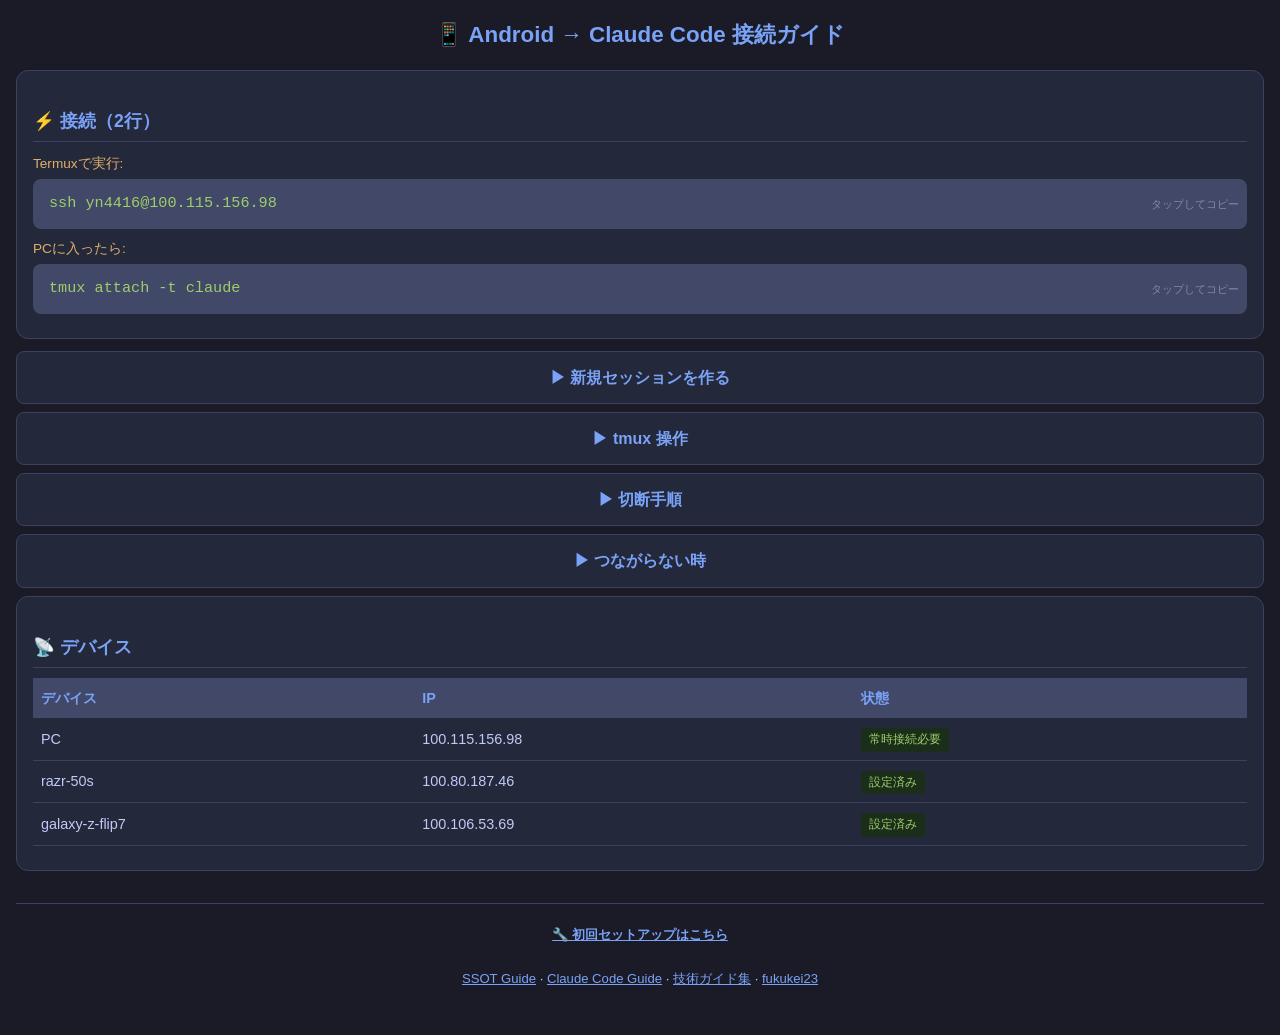
<file: index.html>
<!DOCTYPE html>
<html lang="ja">
<head>
<meta charset="UTF-8">
<meta name="viewport" content="width=device-width, initial-scale=1.0">
<title>Android SSH接続ガイド</title>
<style>
  :root {
    --bg: #1a1b26;
    --card: #24283b;
    --text: #c0caf5;
    --accent: #7aa2f7;
    --green: #9ece6a;
    --red: #f7768e;
    --yellow: #e0af68;
    --border: #3b4261;
    --code-bg: #414868;
  }
  * { margin: 0; padding: 0; box-sizing: border-box; }
  body {
    font-family: -apple-system, 'Noto Sans JP', sans-serif;
    background: var(--bg);
    color: var(--text);
    padding: 16px;
    line-height: 1.7;
  }
  h1 { color: var(--accent); font-size: 1.4em; margin-bottom: 16px; text-align: center; }
  h2 { color: var(--accent); font-size: 1.1em; margin: 20px 0 10px; border-bottom: 1px solid var(--border); padding-bottom: 4px; }
  .card {
    background: var(--card);
    border: 1px solid var(--border);
    border-radius: 12px;
    padding: 16px;
    margin-bottom: 12px;
  }
  .cmd-group { margin: 8px 0; }
  .cmd-label { color: var(--yellow); font-size: 0.85em; margin-bottom: 4px; }
  .cmd {
    background: var(--code-bg);
    color: var(--green);
    padding: 12px 16px;
    border-radius: 8px;
    font-family: 'Fira Code', 'Courier New', monospace;
    font-size: 0.95em;
    word-break: break-all;
    cursor: pointer;
    position: relative;
    user-select: all;
    -webkit-user-select: all;
  }
  .cmd:active { background: var(--accent); color: var(--bg); }
  .cmd::after {
    content: 'タップしてコピー';
    position: absolute;
    right: 8px;
    top: 50%;
    transform: translateY(-50%);
    font-size: 0.7em;
    color: var(--text);
    opacity: 0.5;
    font-family: sans-serif;
  }
  table { width: 100%; border-collapse: collapse; margin: 8px 0; font-size: 0.9em; }
  th { background: var(--code-bg); color: var(--accent); padding: 8px; text-align: left; }
  td { padding: 8px; border-bottom: 1px solid var(--border); }
  .tag { display: inline-block; padding: 2px 8px; border-radius: 4px; font-size: 0.8em; }
  .tag-ok { background: #1a2e1a; color: var(--green); }
  .tag-ng { background: #2e1a1a; color: var(--red); }
  .tag-wait { background: #2e2a1a; color: var(--yellow); }
  .tip { background: #1a2540; border-left: 3px solid var(--accent); padding: 10px 12px; margin: 8px 0; border-radius: 0 8px 8px 0; font-size: 0.9em; }
  .section-toggle { display: none; }
  .section-label {
    display: block;
    background: var(--card);
    border: 1px solid var(--border);
    border-radius: 8px;
    padding: 12px 16px;
    margin-bottom: 8px;
    cursor: pointer;
    color: var(--accent);
    font-weight: bold;
    text-align: center;
  }
  .section-content { display: none; }
  .section-toggle:checked + .section-label + .section-content { display: block; }
  .section-toggle:checked + .section-label { border-color: var(--accent); }
</style>
</head>
<body>

<h1>📱 Android → Claude Code 接続ガイド</h1>

<!-- 接続 -->
<div class="card">
  <h2>⚡ 接続（2行）</h2>
  <div class="cmd-group">
    <div class="cmd-label">Termuxで実行:</div>
    <div class="cmd" onclick="copyCmd(this)">ssh yn4416@100.115.156.98</div>
  </div>
  <div class="cmd-group">
    <div class="cmd-label">PCに入ったら:</div>
    <div class="cmd" onclick="copyCmd(this)">tmux attach -t claude</div>
  </div>
</div>

<!-- 新規セッション -->
<input type="checkbox" id="s1" class="section-toggle">
<label for="s1" class="section-label">▶ 新規セッションを作る</label>
<div class="section-content">
  <div class="card">
    <div class="cmd-group">
      <div class="cmd" onclick="copyCmd(this)">ssh yn4416@100.115.156.98</div>
    </div>
    <div class="cmd-group">
      <div class="cmd" onclick="copyCmd(this)">tmux new -s claude</div>
    </div>
    <div class="cmd-group">
      <div class="cmd" onclick="copyCmd(this)">claude</div>
    </div>
  </div>
</div>

<!-- tmux操作 -->
<input type="checkbox" id="s2" class="section-toggle">
<label for="s2" class="section-label">▶ tmux 操作</label>
<div class="section-content">
  <div class="card">
    <table>
      <tr><th>操作</th><th>方法</th></tr>
      <tr><td>抜ける（維持）</td><td><code>Ctrl+B</code> → <code>D</code></td></tr>
      <tr><td>戻る</td><td><div class="cmd" style="display:inline;padding:4px 8px;font-size:0.85em" onclick="copyCmd(this)">tmux attach -t claude</div></td></tr>
      <tr><td>一覧</td><td><div class="cmd" style="display:inline;padding:4px 8px;font-size:0.85em" onclick="copyCmd(this)">tmux ls</div></td></tr>
      <tr><td>終了</td><td><div class="cmd" style="display:inline;padding:4px 8px;font-size:0.85em" onclick="copyCmd(this)">tmux kill-session -t claude</div></td></tr>
    </table>
  </div>
</div>

<!-- 切断 -->
<input type="checkbox" id="s3" class="section-toggle">
<label for="s3" class="section-label">▶ 切断手順</label>
<div class="section-content">
  <div class="card">
    <p>1. <code>Ctrl+B</code> → <code>D</code>（tmuxデタッチ）</p>
    <p>2. <code>exit</code>（SSH切断）</p>
    <div class="tip">Claude Codeはtmux内で動き続けます。再接続時はセッションがそのまま残っています。</div>
  </div>
</div>

<!-- つながらない時 -->
<input type="checkbox" id="s4" class="section-toggle">
<label for="s4" class="section-label">▶ つながらない時</label>
<div class="section-content">
  <div class="card">
    <table>
      <tr><th>症状</th><th>やること</th></tr>
      <tr><td>パスワード聞かれる</td><td><code>yn4416@</code> を付けてるか確認</td></tr>
      <tr><td>Connection refused</td><td>PCでWSLターミナルを開く</td></tr>
      <tr><td>Time out</td><td>両デバイスのTailscale起動確認</td></tr>
      <tr><td>画面乱れ</td><td><code>reset</code> or Termux再起動</td></tr>
    </table>
  </div>
</div>

<!-- デバイス -->
<div class="card">
  <h2>📡 デバイス</h2>
  <table>
    <tr><th>デバイス</th><th>IP</th><th>状態</th></tr>
    <tr><td>PC</td><td>100.115.156.98</td><td><span class="tag tag-ok">常時接続必要</span></td></tr>
    <tr><td>razr-50s</td><td>100.80.187.46</td><td><span class="tag tag-ok">設定済み</span></td></tr>
    <tr><td>galaxy-z-flip7</td><td>100.106.53.69</td><td><span class="tag tag-ok">設定済み</span></td></tr>
  </table>
</div>

<script>
function copyCmd(el) {
  const text = el.textContent.replace('タップしてコピー','').trim();
  navigator.clipboard.writeText(text).then(() => {
    const orig = el.textContent;
    el.style.background = 'var(--green)';
    el.style.color = 'var(--bg)';
    setTimeout(() => {
      el.style.background = '';
      el.style.color = '';
    }, 500);
  });
}
</script>

<footer style="text-align:center; padding:20px 16px 28px; border-top:1px solid var(--border); margin-top:32px; font-size:0.82em; color:var(--muted);">
  <a href="https://fukukei23.github.io/ssh-setup-guide/" style="color:var(--accent); font-weight:bold;">🔧 初回セットアップはこちら</a><br><br>
  <a href="https://fukukei23.github.io/ssot-guide/" style="color:var(--accent);">SSOT Guide</a>
   · <a href="https://fukukei23.github.io/claude-code-guide/" style="color:var(--accent);">Claude Code Guide</a>
   · <a href="https://fukukei23.github.io/guides/" style="color:var(--accent);">技術ガイド集</a>
   · <a href="https://fukukei23.github.io/" style="color:var(--accent);">fukukei23</a>
</footer>

</body>
</html>
</file>
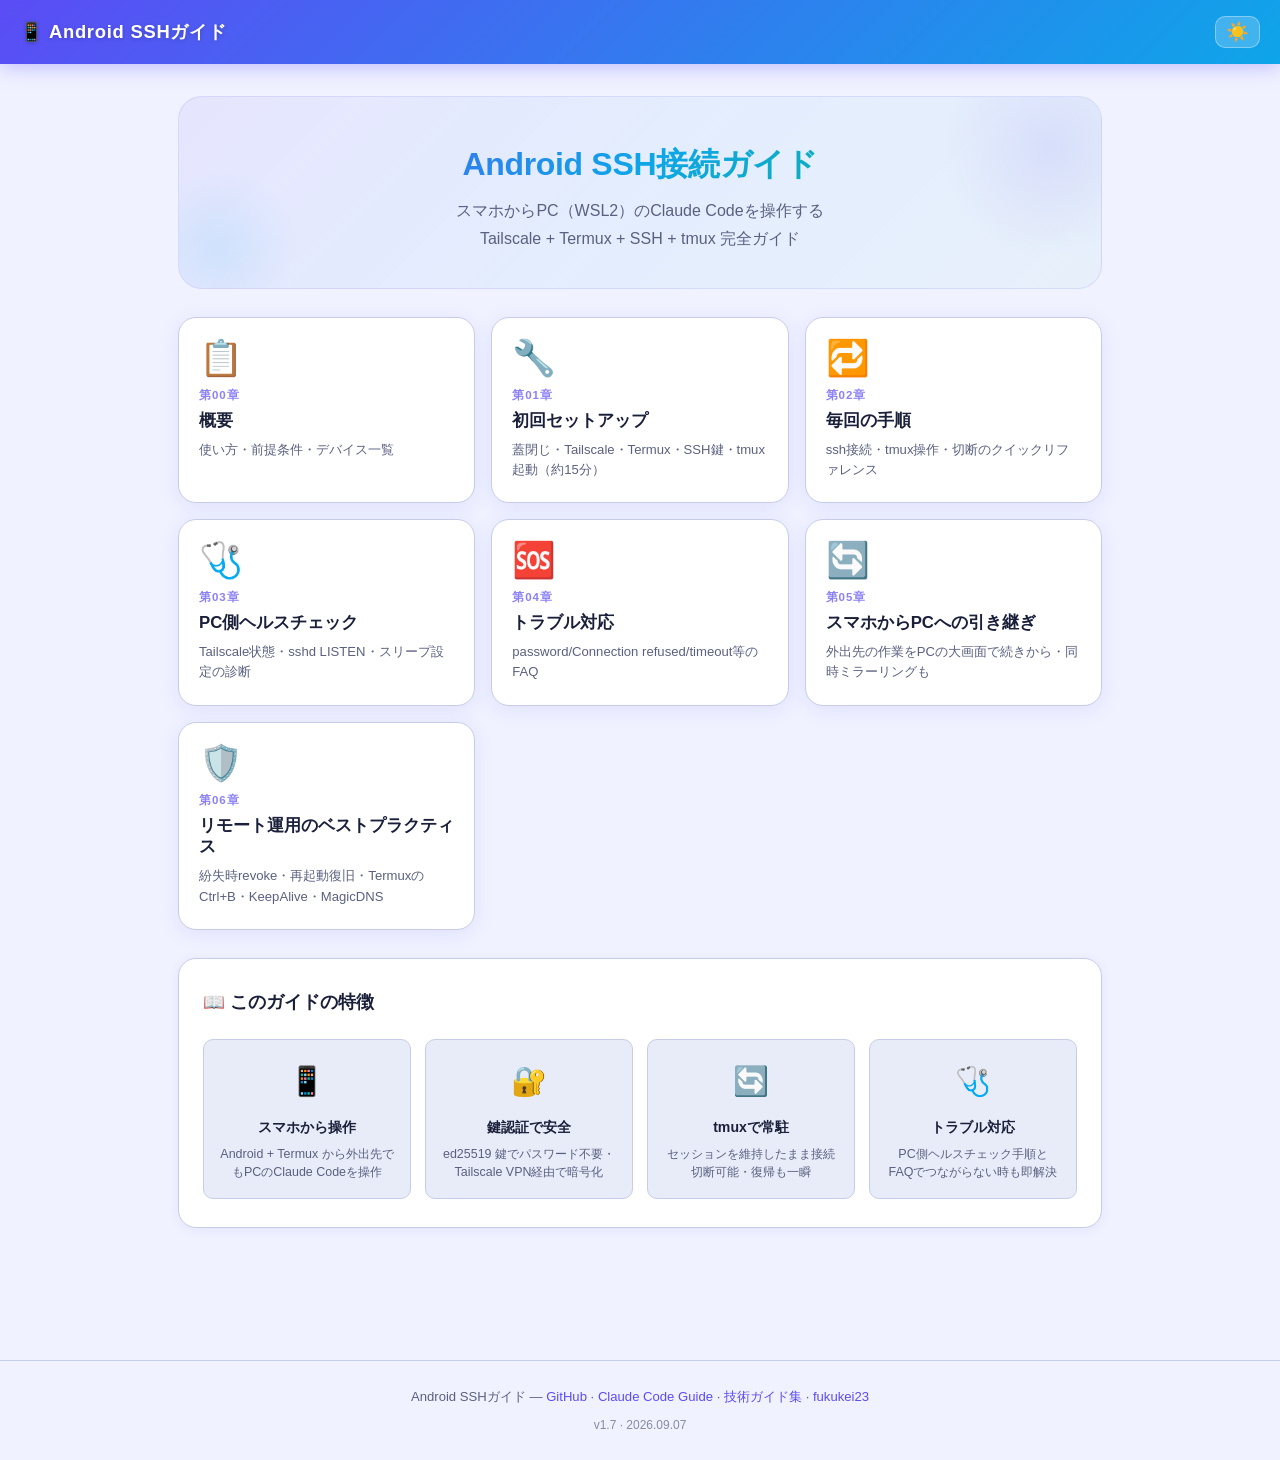
<file: docs/index.html>
<!DOCTYPE html>
<html lang="ja" data-theme="light">
<head>
    <meta charset="UTF-8">
    <meta name="viewport" content="width=device-width, initial-scale=1.0">
    <title>Android SSH接続ガイド — スマホからClaude Codeを操作</title>
    <meta name="description" content="スマホからPC（WSL2）上のClaude Code CLIを操作するSSH接続完全ガイド">
    <meta property="og:title" content="Android SSH接続ガイド">
    <meta property="og:description" content="スマホからPC（WSL2）上のClaude Code CLIを操作するSSH接続完全ガイド">
    <meta property="og:type" content="website">
    <meta property="og:url" content="https://fukukei23.github.io/ssh-guide/">
    <meta property="og:image" content="https://fukukei23.github.io/ssh-guide/assets/ogp.png">
    <meta name="twitter:card" content="summary_large_image">
    <link rel="stylesheet" href="assets/style.css">
    <link rel="icon" href="data:image/svg+xml,<svg xmlns='http://www.w3.org/2000/svg' viewBox='0 0 100 100'><text y='.9em' font-size='90'>📱</text></svg>">
</head>
<body class="index-page">
    <header class="site-header">
        <span class="site-title">📱 Android SSHガイド</span>
        <button class="theme-toggle" id="themeToggle" aria-label="テーマ切替">
            <span class="icon-light">☀️</span>
            <span class="icon-dark">🌙</span>
        </button>
    </header>

    <main class="content">
        <section class="hero">
            <h1>Android SSH接続ガイド</h1>
            <p>スマホからPC（WSL2）のClaude Codeを操作する<br>Tailscale + Termux + SSH + tmux 完全ガイド</p>
        </section>

        <section class="chapter-grid">
            
            <a href="chapters/00-overview.html" class="chapter-card">
                <div class="card-icon">📋</div>
                <div class="card-number">第00章</div>
                <h2 class="card-title">概要</h2>
                <p class="card-desc">使い方・前提条件・デバイス一覧</p>
            </a>
            
            <a href="chapters/01-setup.html" class="chapter-card">
                <div class="card-icon">🔧</div>
                <div class="card-number">第01章</div>
                <h2 class="card-title">初回セットアップ</h2>
                <p class="card-desc">蓋閉じ・Tailscale・Termux・SSH鍵・tmux起動（約15分）</p>
            </a>
            
            <a href="chapters/02-daily.html" class="chapter-card">
                <div class="card-icon">🔁</div>
                <div class="card-number">第02章</div>
                <h2 class="card-title">毎回の手順</h2>
                <p class="card-desc">ssh接続・tmux操作・切断のクイックリファレンス</p>
            </a>
            
            <a href="chapters/03-healthcheck.html" class="chapter-card">
                <div class="card-icon">🩺</div>
                <div class="card-number">第03章</div>
                <h2 class="card-title">PC側ヘルスチェック</h2>
                <p class="card-desc">Tailscale状態・sshd LISTEN・スリープ設定の診断</p>
            </a>
            
            <a href="chapters/04-troubleshooting.html" class="chapter-card">
                <div class="card-icon">🆘</div>
                <div class="card-number">第04章</div>
                <h2 class="card-title">トラブル対応</h2>
                <p class="card-desc">password/Connection refused/timeout等のFAQ</p>
            </a>
            
            <a href="chapters/05-handoff.html" class="chapter-card">
                <div class="card-icon">🔄</div>
                <div class="card-number">第05章</div>
                <h2 class="card-title">スマホからPCへの引き継ぎ</h2>
                <p class="card-desc">外出先の作業をPCの大画面で続きから・同時ミラーリングも</p>
            </a>
            
            <a href="chapters/06-best-practices.html" class="chapter-card">
                <div class="card-icon">🛡️</div>
                <div class="card-number">第06章</div>
                <h2 class="card-title">リモート運用のベストプラクティス</h2>
                <p class="card-desc">紛失時revoke・再起動復旧・TermuxのCtrl+B・KeepAlive・MagicDNS</p>
            </a>
            
        </section>

        <section class="features">
            <h2>📖 このガイドの特徴</h2>
            <div class="feature-grid">
                <div class="feature-item">
                    <span class="feature-icon">📱</span>
                    <h3>スマホから操作</h3>
                    <p>Android + Termux から外出先でもPCのClaude Codeを操作</p>
                </div>
                <div class="feature-item">
                    <span class="feature-icon">🔐</span>
                    <h3>鍵認証で安全</h3>
                    <p>ed25519 鍵でパスワード不要・Tailscale VPN経由で暗号化</p>
                </div>
                <div class="feature-item">
                    <span class="feature-icon">🔄</span>
                    <h3>tmuxで常駐</h3>
                    <p>セッションを維持したまま接続切断可能・復帰も一瞬</p>
                </div>
                <div class="feature-item">
                    <span class="feature-icon">🩺</span>
                    <h3>トラブル対応</h3>
                    <p>PC側ヘルスチェック手順とFAQでつながらない時も即解決</p>
                </div>
            </div>
        </section>
    </main>

    <footer class="site-footer">
        <p>Android SSHガイド — <a href="https://github.com/fukukei23/ssh-guide">GitHub</a>
         · <a href="https://fukukei23.github.io/claude-code-guide/">Claude Code Guide</a>
         · <a href="https://fukukei23.github.io/guides/">技術ガイド集</a>
         · <a href="https://fukukei23.github.io/">fukukei23</a></p>
        <p class="site-version">v1.7 · 2026.09.07</p>
    </footer>

    <script src="assets/script.js"></script>
</body>
</html>
</file>
<file: docs/assets/style.css>
/* SSOT Guide — Visual Design v1 */

:root {
    --bg: #f0f2ff;
    --bg-card: #ffffff;
    --bg-secondary: #e8ebf8;
    --text: #1a1f3a;
    --text-secondary: #5a6080;
    --accent: #5b4cf5;
    --accent-2: #0ea5e9;
    --accent-3: #10b981;
    --accent-bg: #ede9ff;
    --accent-dark: #4338ca;
    --green: #10b981;
    --green-bg: #ecfdf5;
    --amber: #f59e0b;
    --amber-bg: #fffbeb;
    --red: #ef4444;
    --red-bg: #fef2f2;
    --blue: #3b82f6;
    --blue-bg: #eff6ff;
    --border: #c7cde8;
    --code-bg: #1c1f3a;
    --code-text: #e2e8f0;
    --radius: 18px;
    --radius-sm: 10px;
    --shadow: 0 2px 12px rgba(91,76,245,0.08);
    --shadow-lg: 0 8px 32px rgba(91,76,245,0.14);
    --shadow-card: 0 4px 20px rgba(91,76,245,0.10);
    --header-h: 64px;
    --font: -apple-system, BlinkMacSystemFont, 'Segoe UI', Roboto, 'Noto Sans JP', 'Hiragino Sans', sans-serif;
    --font-mono: 'JetBrains Mono', 'Fira Code', 'Cascadia Code', ui-monospace, monospace;
    /* gradient colors */
    --grad-1: #5b4cf5;
    --grad-2: #0ea5e9;
    --grad-3: #10b981;
}

[data-theme="dark"] {
    --bg: #0d0f1e;
    --bg-card: #161929;
    --bg-secondary: #1e2240;
    --text: #e2e8f0;
    --text-secondary: #94a3b8;
    --accent: #7c6ffc;
    --accent-2: #38bdf8;
    --accent-3: #34d399;
    --accent-bg: #1e1b4b;
    --accent-dark: #a5b4fc;
    --green-bg: #064e3b;
    --amber-bg: #451a03;
    --red-bg: #450a0a;
    --blue-bg: #172554;
    --border: #2d3362;
    --code-bg: #0d0f1e;
    --code-text: #e2e8f0;
    --shadow: 0 2px 12px rgba(0,0,0,0.4);
    --shadow-lg: 0 8px 32px rgba(0,0,0,0.5);
    --shadow-card: 0 4px 20px rgba(0,0,0,0.35);
    --grad-1: #7c6ffc;
    --grad-2: #38bdf8;
    --grad-3: #34d399;
}

*, *::before, *::after { box-sizing: border-box; margin: 0; padding: 0; }
html { font-size: 16px; scroll-behavior: smooth; -webkit-text-size-adjust: 100%; }
body { font-family: var(--font); color: var(--text); background: var(--bg); line-height: 1.8; min-height: 100vh; }
a { color: var(--accent-dark); text-decoration: none; }
a:hover { text-decoration: underline; }

/* ===== HEADER ===== */
.site-header {
    position: fixed;
    top: 0; left: 0; right: 0;
    height: var(--header-h);
    background: linear-gradient(135deg, var(--grad-1) 0%, var(--grad-2) 100%);
    color: #fff;
    display: flex;
    align-items: center;
    justify-content: space-between;
    padding: 0 20px;
    z-index: 100;
    box-shadow: 0 2px 20px rgba(91,76,245,0.35);
}

.site-title {
    font-size: 1.15rem;
    font-weight: 800;
    color: #fff;
    white-space: nowrap;
    letter-spacing: 0.04em;
    text-shadow: 0 1px 4px rgba(0,0,0,0.2);
}

/* Hamburger */
.menu-toggle {
    display: flex;
    flex-direction: column;
    gap: 5px;
    background: rgba(255,255,255,0.15);
    border: 1.5px solid rgba(255,255,255,0.3);
    cursor: pointer;
    padding: 8px 10px;
    border-radius: 8px;
}
.menu-toggle span {
    display: block;
    width: 20px;
    height: 2px;
    background: #fff;
    border-radius: 2px;
    transition: transform 0.3s, opacity 0.3s;
}
.menu-toggle.active span:nth-child(1) { transform: translateY(7px) rotate(45deg); }
.menu-toggle.active span:nth-child(2) { opacity: 0; }
.menu-toggle.active span:nth-child(3) { transform: translateY(-7px) rotate(-45deg); }

.theme-toggle {
    background: rgba(255,255,255,0.2);
    border: 1.5px solid rgba(255,255,255,0.35);
    cursor: pointer;
    font-size: 1.15rem;
    padding: 6px 10px;
    border-radius: 10px;
    line-height: 1;
    transition: background 0.2s;
}
.theme-toggle:hover { background: rgba(255,255,255,0.35); }
[data-theme="light"] .icon-dark { display: none; }
[data-theme="dark"] .icon-light { display: none; }

/* ===== SIDEBAR ===== */
.sidebar {
    position: fixed;
    top: var(--header-h);
    left: 0; bottom: 0;
    width: 290px;
    background: var(--bg-card);
    border-right: 1px solid var(--border);
    transform: translateX(-100%);
    transition: transform 0.3s cubic-bezier(.4,0,.2,1);
    z-index: 90;
    overflow-y: auto;
    padding: 16px 0;
    box-shadow: 4px 0 24px rgba(91,76,245,0.08);
}
.sidebar.open { transform: translateX(0); }

.sidebar-header {
    padding: 4px 20px 16px;
    border-bottom: 1px solid var(--border);
    margin-bottom: 8px;
}
.sidebar-header a { font-weight: 700; font-size: 1rem; color: var(--accent-dark); }

.sidebar-link {
    display: flex;
    align-items: center;
    gap: 12px;
    padding: 11px 24px;
    color: var(--text-secondary);
    font-size: 0.9rem;
    transition: background 0.15s, color 0.15s, padding-left 0.15s;
    border-left: 3px solid transparent;
}
.sidebar-link:hover {
    background: var(--accent-bg);
    color: var(--accent);
    text-decoration: none;
    padding-left: 28px;
    border-left-color: var(--accent);
}
.sidebar-link.active {
    color: var(--accent);
    font-weight: 700;
    background: var(--accent-bg);
    border-left: 3px solid var(--accent);
}
.sidebar-icon { font-size: 1.1rem; flex-shrink: 0; }

.sidebar-overlay {
    display: none;
    position: fixed;
    inset: 0;
    top: var(--header-h);
    background: rgba(0,0,0,0.45);
    backdrop-filter: blur(2px);
    z-index: 80;
}
.sidebar-overlay.visible { display: block; }

/* ===== CONTENT ===== */
.content {
    max-width: 900px;
    margin: 0 auto;
    padding: calc(var(--header-h) + 24px) 18px 72px;
}

/* Chapter nav top */
.chapter-nav-top {
    display: flex;
    justify-content: space-between;
    gap: 8px;
    margin-bottom: 24px;
    font-size: 0.85rem;
}
.nav-prev, .nav-next {
    color: var(--accent);
    padding: 8px 16px;
    border: 1.5px solid var(--accent);
    border-radius: var(--radius-sm);
    font-weight: 700;
    transition: all 0.2s;
}
.nav-prev:hover, .nav-next:hover {
    background: var(--accent);
    color: #fff;
    text-decoration: none;
    transform: translateY(-1px);
    box-shadow: var(--shadow);
}

/* ===== CHAPTER BODY ===== */
.chapter-body h1 {
    font-size: 1.8rem;
    margin-bottom: 8px;
    color: var(--accent-dark);
    letter-spacing: 0.01em;
    line-height: 1.3;
}
.chapter-body h1 + p {
    color: var(--text-secondary);
    font-size: 0.95rem;
    margin-bottom: 28px;
    padding-bottom: 20px;
    border-bottom: 2px solid var(--border);
}
.chapter-body h2 {
    font-size: 1.25rem;
    margin-top: 40px;
    margin-bottom: 16px;
    padding: 10px 16px;
    background: linear-gradient(90deg, var(--accent-bg) 0%, transparent 100%);
    border-left: 4px solid var(--accent);
    border-radius: 0 var(--radius-sm) var(--radius-sm) 0;
    color: var(--accent-dark);
    font-weight: 800;
}
.chapter-body h3 {
    font-size: 1.05rem;
    margin-top: 28px;
    margin-bottom: 12px;
    color: var(--text);
    font-weight: 700;
    display: flex;
    align-items: center;
    gap: 8px;
}
.chapter-body h3::before {
    content: '';
    display: inline-block;
    width: 4px;
    height: 1em;
    background: linear-gradient(180deg, var(--grad-2), var(--grad-3));
    border-radius: 2px;
    flex-shrink: 0;
}
.chapter-body h4 {
    font-size: 0.95rem;
    margin-top: 18px;
    margin-bottom: 8px;
    font-weight: 700;
    color: var(--accent-dark);
}
.chapter-body p { margin-bottom: 14px; }
.chapter-body ul, .chapter-body ol { margin-bottom: 14px; padding-left: 22px; }
.chapter-body li { margin-bottom: 8px; padding-left: 4px; }
.chapter-body strong { color: var(--accent-dark); font-weight: 700; }
.chapter-body hr {
    border: none;
    height: 2px;
    background: linear-gradient(90deg, var(--accent), var(--accent-2), transparent);
    margin: 32px 0;
    border-radius: 1px;
}

/* ===== CODE BLOCKS ===== */
.code-block-wrapper { position: relative; margin-bottom: 18px; }
.chapter-body pre {
    background: var(--code-bg);
    color: var(--code-text);
    padding: 20px 18px;
    border-radius: var(--radius-sm);
    overflow-x: auto;
    font-size: 0.82rem;
    line-height: 1.75;
    border: 1px solid var(--border);
    box-shadow: var(--shadow-lg);
}
.chapter-body code { font-family: var(--font-mono); font-size: 0.9em; }
.chapter-body :not(pre) > code {
    background: var(--accent-bg);
    color: var(--accent-dark);
    padding: 2px 6px;
    border-radius: 5px;
    font-size: 0.88em;
    border: 1px solid rgba(91,76,245,0.2);
}
.copy-btn {
    position: absolute;
    top: 10px; right: 10px;
    background: rgba(91,76,245,0.2);
    color: var(--accent-dark);
    border: 1px solid rgba(91,76,245,0.3);
    padding: 4px 10px;
    border-radius: 6px;
    font-size: 0.75rem;
    cursor: pointer;
    font-family: var(--font);
    transition: all 0.2s;
}
.copy-btn:hover { background: var(--accent); color: #fff; }
.copy-btn.copied { background: var(--green); color: #fff; border-color: var(--green); }

/* ===== TABLES ===== */
.chapter-body table {
    width: 100%;
    border-collapse: collapse;
    margin: 20px 0;
    font-size: 0.88rem;
    border-radius: var(--radius-sm);
    overflow: hidden;
    box-shadow: var(--shadow);
    border: 1px solid var(--border);
}
.chapter-body th {
    background: linear-gradient(135deg, var(--accent) 0%, var(--accent-2) 100%);
    color: #fff;
    padding: 12px 14px;
    text-align: left;
    font-weight: 700;
    font-size: 0.83rem;
    letter-spacing: 0.03em;
}
.chapter-body td {
    padding: 11px 14px;
    border-bottom: 1px solid var(--border);
    background: var(--bg-card);
    vertical-align: top;
}
.chapter-body tr:last-child td { border-bottom: none; }
.chapter-body tr:hover td { background: var(--bg-secondary); }

/* ===== BLOCKQUOTE ===== */
.chapter-body blockquote {
    border-left: 4px solid var(--accent-2);
    background: linear-gradient(90deg, var(--blue-bg) 0%, transparent 100%);
    padding: 14px 18px;
    margin: 18px 0;
    border-radius: 0 var(--radius-sm) var(--radius-sm) 0;
    color: var(--text-secondary);
    font-size: 0.93rem;
    font-style: italic;
}
[data-theme="dark"] .chapter-body blockquote {
    background: linear-gradient(90deg, rgba(56,189,248,0.1) 0%, transparent 100%);
}

/* ===== TOC ===== */
.toc {
    background: var(--bg-secondary);
    border: 1px solid var(--border);
    border-radius: var(--radius);
    padding: 16px 20px;
    margin: 24px 0;
    box-shadow: var(--shadow);
}
.toc-title { font-weight: 800; margin-bottom: 12px; color: var(--accent-dark); font-size: 0.92rem; }
.toc-list { list-style: none; padding: 0; }
.toc-list li a {
    display: block;
    padding: 4px 0;
    color: var(--text-secondary);
    font-size: 0.88rem;
    border-radius: 4px;
    transition: color 0.15s, padding-left 0.15s;
}
.toc-list li a:hover { color: var(--accent); text-decoration: none; padding-left: 6px; }
.toc-h3 a { padding-left: 14px !important; }
.toc-h3 a::before { content: '└ '; color: var(--border); }

/* ===== SEARCH BAR ===== */
.search-bar {
    display: flex;
    align-items: center;
    gap: 6px;
    margin-bottom: 16px;
    padding: 10px 14px;
    background: var(--bg-card);
    border: 1.5px solid var(--border);
    border-radius: var(--radius-sm);
    box-shadow: var(--shadow);
}
.search-bar input {
    flex: 1;
    border: none;
    outline: none;
    background: transparent;
    color: var(--text);
    font-size: 0.9rem;
    font-family: var(--font);
}
.search-count { font-size: 0.78rem; color: var(--text-secondary); white-space: nowrap; }
.search-prev, .search-next, .search-clear {
    background: var(--bg-secondary);
    border: 1px solid var(--border);
    padding: 4px 8px;
    border-radius: 6px;
    cursor: pointer;
    font-size: 0.78rem;
    color: var(--text-secondary);
}
.search-prev:hover, .search-next:hover, .search-clear:hover {
    background: var(--accent);
    color: #fff;
    border-color: var(--accent);
}
.search-highlight { background: #fde047; color: #1a1f3a; border-radius: 2px; padding: 0 2px; }
.search-current { background: #f97316; color: #fff; }

/* ===== CHAPTER NAV BOTTOM ===== */
.chapter-nav-bottom {
    display: grid;
    grid-template-columns: 1fr 1fr;
    gap: 14px;
    margin-top: 48px;
    padding-top: 24px;
    border-top: 2px solid var(--border);
}
.nav-card {
    display: flex;
    flex-direction: column;
    padding: 16px 18px;
    background: var(--bg-card);
    border: 1.5px solid var(--border);
    border-radius: var(--radius);
    color: var(--text);
    transition: all 0.25s;
    box-shadow: var(--shadow);
}
.nav-card:hover {
    border-color: var(--accent);
    box-shadow: var(--shadow-lg);
    transform: translateY(-2px);
    text-decoration: none;
}
.nav-card.prev { text-align: left; }
.nav-card.next { text-align: right; }
.nav-label { font-size: 0.78rem; color: var(--text-secondary); margin-bottom: 4px; }
.nav-title { font-size: 0.92rem; font-weight: 700; color: var(--accent); }

/* ===== INDEX PAGE ===== */
.index-page .content {
    max-width: 960px;
    padding-top: calc(var(--header-h) + 32px);
}

/* Hero section */
.hero {
    text-align: center;
    padding: 48px 24px 36px;
    margin-bottom: 12px;
    background: linear-gradient(135deg, rgba(91,76,245,0.07) 0%, rgba(14,165,233,0.05) 50%, rgba(16,185,129,0.04) 100%);
    border-radius: 24px;
    border: 1px solid rgba(91,76,245,0.12);
    position: relative;
    overflow: hidden;
}
.hero::before {
    content: '';
    position: absolute;
    top: -60px; right: -60px;
    width: 220px; height: 220px;
    background: radial-gradient(circle, rgba(91,76,245,0.1) 0%, transparent 70%);
    border-radius: 50%;
    pointer-events: none;
}
.hero::after {
    content: '';
    position: absolute;
    bottom: -40px; left: -40px;
    width: 160px; height: 160px;
    background: radial-gradient(circle, rgba(14,165,233,0.1) 0%, transparent 70%);
    border-radius: 50%;
    pointer-events: none;
}
.hero h1 {
    font-size: 2rem;
    font-weight: 900;
    background: linear-gradient(135deg, var(--grad-1) 0%, var(--grad-2) 50%, var(--grad-3) 100%);
    -webkit-background-clip: text;
    background-clip: text;
    -webkit-text-fill-color: transparent;
    margin-bottom: 14px;
    letter-spacing: -0.01em;
    line-height: 1.2;
}
.hero p {
    font-size: 1rem;
    color: var(--text-secondary);
    line-height: 1.7;
}

/* Chapter grid */
.chapter-grid {
    display: grid;
    grid-template-columns: repeat(auto-fill, minmax(260px, 1fr));
    gap: 16px;
    margin: 28px 0;
}

.chapter-card {
    display: flex;
    flex-direction: column;
    padding: 22px 20px;
    background: var(--bg-card);
    border: 1.5px solid var(--border);
    border-radius: var(--radius);
    color: var(--text);
    transition: all 0.25s cubic-bezier(.4,0,.2,1);
    box-shadow: var(--shadow-card);
    position: relative;
    overflow: hidden;
}
.chapter-card::before {
    content: '';
    position: absolute;
    top: 0; left: 0; right: 0;
    height: 3px;
    background: linear-gradient(90deg, var(--grad-1) 0%, var(--grad-2) 50%, var(--grad-3) 100%);
    opacity: 0;
    transition: opacity 0.25s;
}
.chapter-card:hover {
    border-color: var(--accent);
    box-shadow: var(--shadow-lg);
    transform: translateY(-4px);
    text-decoration: none;
}
.chapter-card:hover::before { opacity: 1; }
.card-icon { font-size: 2.2rem; margin-bottom: 10px; line-height: 1; }
.card-number {
    font-size: 0.72rem;
    font-weight: 700;
    color: var(--accent);
    letter-spacing: 0.08em;
    text-transform: uppercase;
    margin-bottom: 4px;
    opacity: 0.7;
}
.card-title {
    font-size: 1.05rem;
    font-weight: 800;
    color: var(--text);
    margin-bottom: 8px;
    line-height: 1.3;
    transition: color 0.2s;
}
.chapter-card:hover .card-title { color: var(--accent); }
.card-desc {
    font-size: 0.82rem;
    color: var(--text-secondary);
    line-height: 1.55;
    flex: 1;
}

/* Features section */
.features {
    margin: 28px 0;
    padding: 28px 24px;
    background: var(--bg-card);
    border-radius: var(--radius);
    border: 1px solid var(--border);
    box-shadow: var(--shadow);
}
.features h2 {
    font-size: 1.1rem;
    font-weight: 800;
    color: var(--text);
    margin-bottom: 20px;
}
.feature-grid {
    display: grid;
    grid-template-columns: repeat(auto-fill, minmax(180px, 1fr));
    gap: 14px;
}
.feature-item {
    padding: 16px;
    background: var(--bg-secondary);
    border-radius: var(--radius-sm);
    text-align: center;
    border: 1px solid var(--border);
    transition: transform 0.2s, box-shadow 0.2s;
}
.feature-item:hover { transform: translateY(-2px); box-shadow: var(--shadow); }
.feature-icon { font-size: 1.8rem; margin-bottom: 8px; display: block; }
.feature-item h3 { font-size: 0.88rem; font-weight: 700; margin-bottom: 4px; color: var(--text); }
.feature-item p { font-size: 0.78rem; color: var(--text-secondary); line-height: 1.5; }

/* Footer */
.site-footer {
    text-align: center;
    padding: 24px;
    font-size: 0.82rem;
    color: var(--text-secondary);
    border-top: 1px solid var(--border);
    margin-top: 32px;
}
.site-footer a { color: var(--accent); }
.site-version {
    margin-top: 6px;
    font-size: 0.75rem;
    color: var(--text-secondary);
    opacity: 0.7;
    font-variant-numeric: tabular-nums;
}

/* ===== MOBILE ===== */
@media (max-width: 600px) {
    .hero { padding: 36px 16px 28px; }
    .hero h1 { font-size: 1.55rem; }
    .chapter-grid { grid-template-columns: 1fr; gap: 12px; }
    .chapter-nav-bottom { grid-template-columns: 1fr; }
    .feature-grid { grid-template-columns: repeat(2, 1fr); }
    .content { padding-left: 14px; padding-right: 14px; }
    .chapter-body h1 { font-size: 1.45rem; }
    .chapter-body h2 { font-size: 1.1rem; }
}

/* ===== TABLE WRAPPER ===== */
.table-wrapper { overflow-x: auto; margin-bottom: 20px; }

/* ===== CALLOUTS ===== */
.callout {
    padding: 14px 18px;
    border-radius: var(--radius-sm);
    margin: 18px 0;
    border-left: 4px solid;
    font-size: 0.9rem;
}
.callout-info { background: var(--blue-bg); border-color: var(--blue); }
.callout-tip { background: var(--green-bg); border-color: var(--green); }
.callout-warn { background: var(--amber-bg); border-color: var(--amber); }
.callout-danger { background: var(--red-bg); border-color: var(--red); }
[data-theme="dark"] .callout-info { background: rgba(59,130,246,0.1); }
[data-theme="dark"] .callout-tip { background: rgba(16,185,129,0.1); }
[data-theme="dark"] .callout-warn { background: rgba(245,158,11,0.1); }
[data-theme="dark"] .callout-danger { background: rgba(239,68,68,0.1); }

/* ===== TLDR (3行で分かる) ===== */
.tldr {
    background: var(--blue-bg);
    border-left: 4px solid var(--blue);
    border-radius: 8px;
    padding: 1rem 1.25rem;
    margin: 1.25rem 0;
}
.tldr::before {
    content: "⚡ 3行で分かる";
    display: block;
    font-weight: 700;
    color: var(--blue);
    margin-bottom: 0.5rem;
    font-size: 0.95em;
}
.tldr p:first-of-type { display: none; }  /* 『3行で分かる』見出し行（::beforeで代替表示）を隠す */
.tldr ol { margin: 0.25rem 0 0 1.25rem; padding-left: 0.5rem; }
.tldr li { margin-bottom: 0.35rem; line-height: 1.5; }

/* ===== MERMAID ===== */
.mermaid {
    margin: 20px 0;
    text-align: center;
    overflow-x: auto;
    background: var(--bg-secondary);
    border-radius: var(--radius-sm);
    padding: 16px;
    border: 1px solid var(--border);
}
</file>
